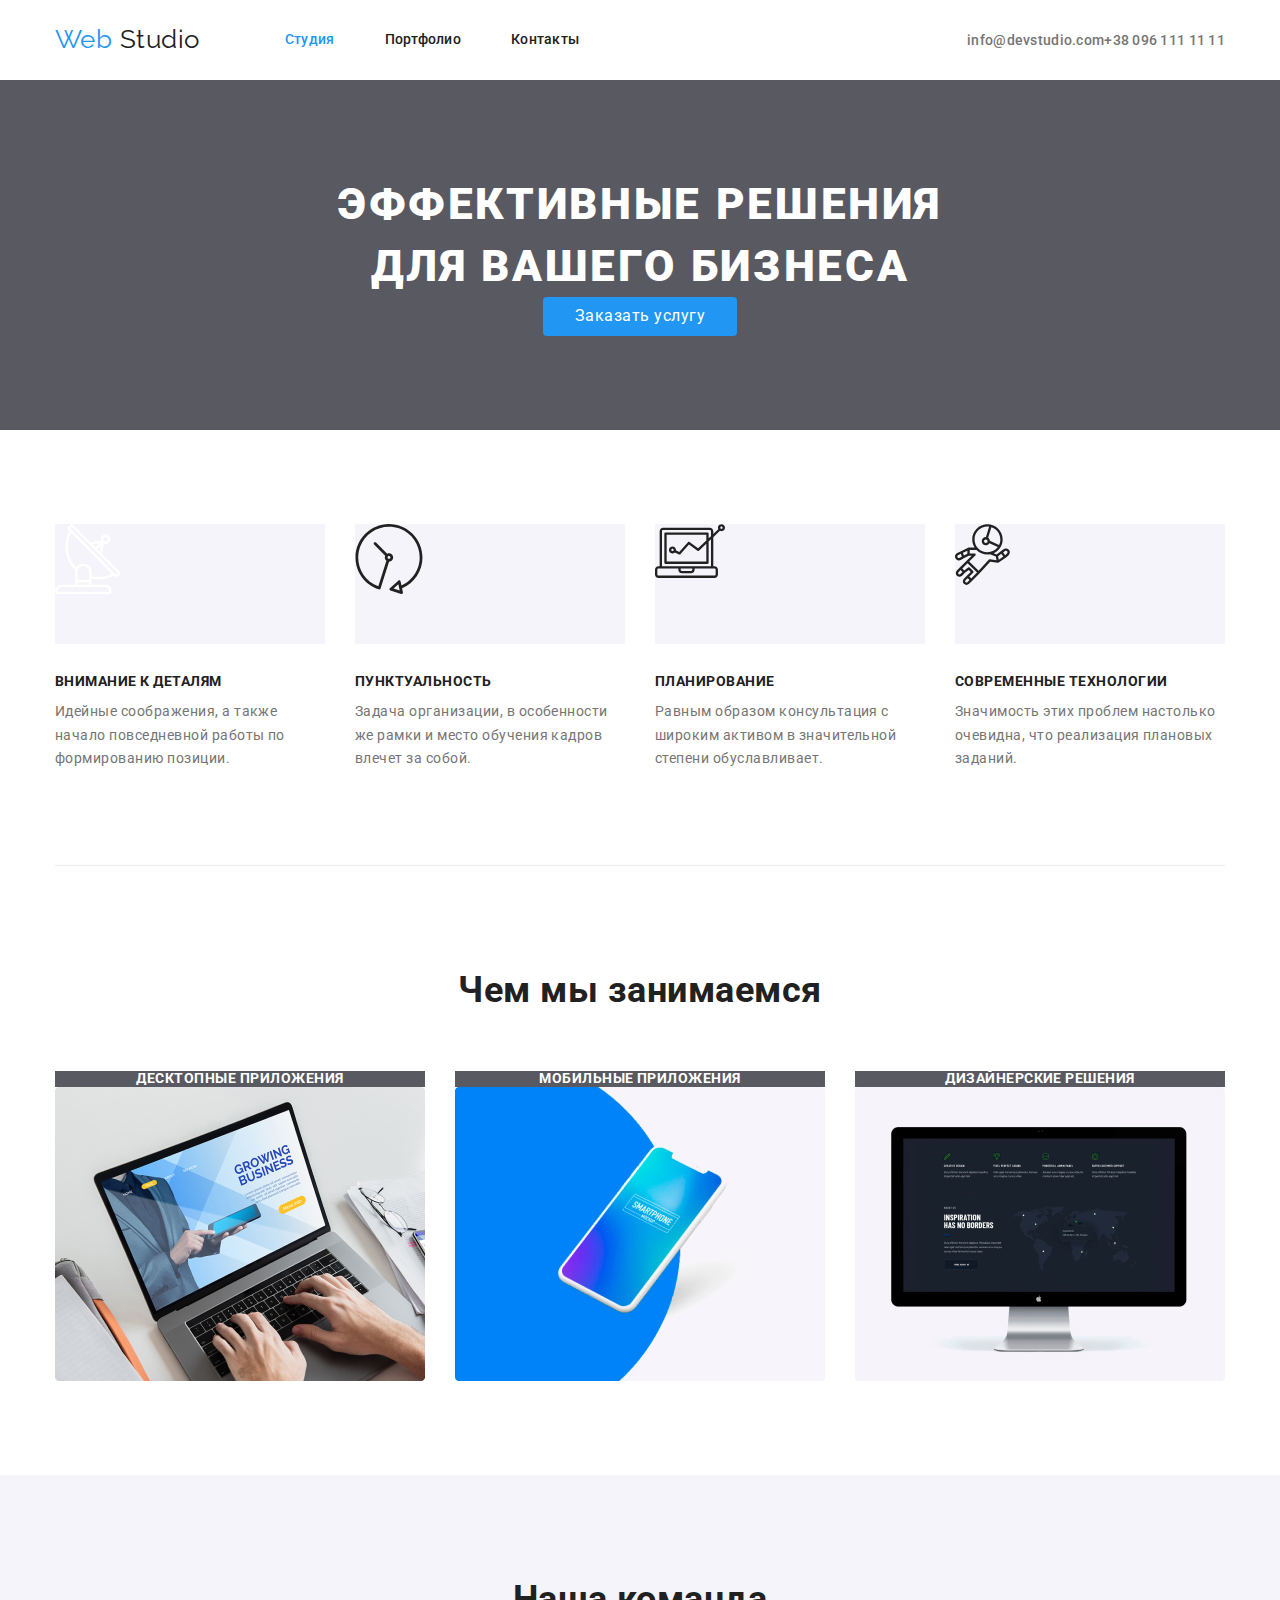
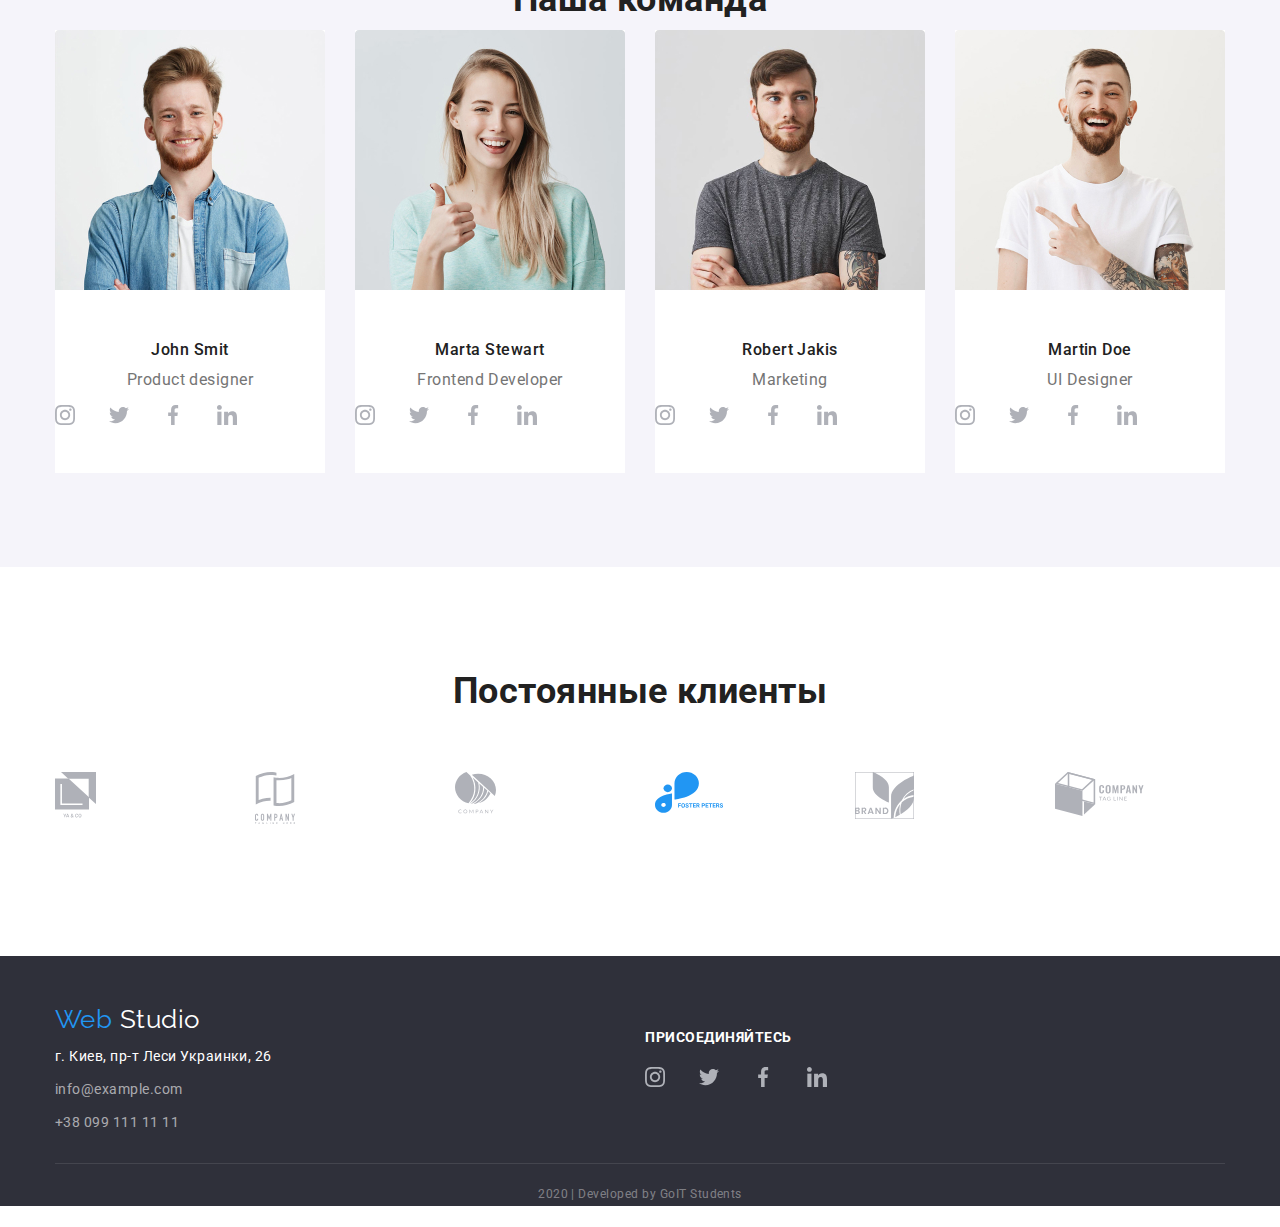
<file: index.html>
<!DOCTYPE html>
<html lang="en">
<head>
    <meta charset="UTF-8">
    <meta name="viewport" content="width=device-width, initial-scale=1.0">
    <title>Web Studio v.1</title>
    
    <link rel="stylesheet" href="https://fonts.googleapis.com/css2?family=Raleway:wght@700&family=Roboto:wght@400;500;700;900&display=swap">
    <link rel="stylesheet" href="https://cdnjs.cloudflare.com/ajax/libs/modern-normalize/0.6.0/modern-normalize.min.css">
    <link rel="stylesheet" href="./css/styles.css">
</head>
<body>

    <!-- HEADER HEADER HEADER HEADER HEADER HEADER HEADER HEADER  -->
    <header> 

        <div class="flex-container section">
            <nav class="nav-container">            
                <a href="/" class="logo">Web <span class="header-logo"> Studio</span></a>
                <ul class="site-nav">
                    <li><a href="/" class="current">Студия</a></li>
                    <li><a href="./portfolio.html" class="site-nav-link">Портфолио</a></li>
                    <li><a href="" class="site-nav-link">Контакты</a></li>
                </ul>
            </nav>
            <ul class="contacts">
                <li>
                    <a href="mailto:info@devstudio.com" class="contacts-link">
                        <!-- <img src="./images/mail-icon.svg" alt="Mail icon" width="16" height="11"> -->
                        info@devstudio.com
                    </a>
                </li>
                <li>
                    <a href="tel:+380961111111" class="contacts-link">
                    <!-- <img src="./images/tel-icon.svg" alt="Telephone icon" width="10" height="15"> -->
                    +38 096 111 11 11
                    </a>
                </li>
            </ul>
        </div>
        
    </header>

    <div class="section-hero">
        <section class="section">
            <h1 class="hero-text">эффективные решения <br> для вашего бизнеса</h1>
            <a href="" class="button">Заказать услугу</a>
        </section>
    </div>

    <main>
        <div class="principles-section">
            <section class="section"> <!--Идейные принципы Идейные принципы Идейные принципы Идейные принципы -->
        
            <h2 class="hidden_header">Политика партии</h2>

            <ul class="principles">
                <li>
                    
                    <div class="principles-link"><a href=""><img src="./images/plate.svg" alt="satellite dish" 
                        width="66" height="70"></a>
                    </div>      
                    <h3>Внимание к деталям</h3>          
                    <p>Идейные соображения, а также начало повседневной 
                    работы по формированию позиции.</p>
                </li>
                <li>
                    <div class="principles-link">
                    <a href=""><img src="./images/watches.svg" alt="watches" width="68" height="70"></a>
                    </div>
                    <h3>Пунктуальность</h3>
                    <p>Задача организации, в особенности же рамки и
                    место обучения кадров влечет за собой.</p>
                </li>
                <li>
                    <div class="principles-link">
                    <a href=""><img src="./images/comp.svg" alt="computer" width="70" height="54"></a>
                    </div>
                    <h3>Планирование</h3>
                    <p>Равным образом консультация с широким активом 
                    в значительной степени обуславливает.</p>
                </li>
                <li>
                    <div class="principles-link">
                    <a href=""><img src="./images/cosmonaut.svg" alt="cosmonaut" width="55" height="61"></a>
                    </div>
                    <h3>Современные технологии</h3>
                    <p>Значимость этих проблем настолько очевидна, 
                    что реализация плановых заданий.</p>
                </li>
                
            </ul>
            
        
        
            </section>
        </div>
    <section class="section"> <!--Чем мы занимаемся Чем мы занимаемся Чем мы занимаемся Чем мы занимаемся -->
        <h2 class="title">Чем мы занимаемся</h2>
        <ul class="activities">
            <li>
                <h3>Десктопные приложения</h3>
                <a href="">
                    <img src="./images/desktop.jpg" alt="Desktop" width="370" height="294">
                </a>
            </li>
            <li>
                <h3>Мобильные приложения</h3>
                <a href="">
                    <img src="./images/mobile.jpg" alt="Phone" width="370" height="294">
                </a>
            </li>
            <li>
                <h3>Дизайнерские решения</h3>
                <a href="">
                    <img src="./images/design.jpg" alt="Design" width="370" height="294">
                </a>
            </li>
        </ul>
    </section>

    <div class="our-team">
        <section class="section"> <!--Наша команда Наша команда Наша команда Наша команда Наша команда -->
            <h2 class="title">Наша команда</h2>
            <ul>
                <li class="team-card">
                    
                    <img src="./images/john.jpg" alt="John Smit photo" width="270" height="260">
                    <h3 class="name">John Smit</h3>
                    <p class="profession">Product designer</p>
                    <ul class="social-links">
                        <li><a href="" aria-label="Instagram link"><img src="./images/instagram2.svg" alt="Instagram" width="20" height="20"></a></li>
                        <li><a href="" aria-label="Twitter link"><img src="./images/twitter1.svg" alt="Twitter" width="20" height="20"></a></li>
                        <li><a href="" aria-label="Facebook link"><img src="./images/facebook1.svg" alt="Facebook" width="20" height="20"></a></li>
                        <li><a href="" aria-label="LinkedIn link"><img src="./images/linkedin1.svg" alt="LinkedIn" width="20" height="20"></a></li>
                    </ul>
                </li>
                <li class="team-card">
                    
                    <img src="./images/marta.jpg" alt="Marta Stewart photo" width="270" height="260">
                    <h3 class="name">Marta Stewart</h3>
                    <p class="profession">Frontend Developer</p>
                    <ul class="social-links">
                        <li><a href="" aria-label="Instagram link"><img src="./images/instagram2.svg" alt="Instagram" width="20" height="20"></a></li>
                        <li><a href="" aria-label="Twitter link"><img src="./images/twitter1.svg" alt="Twitter" width="20" height="20"></a></li>
                        <li><a href="" aria-label="Facebook link"><img src="./images/facebook1.svg" alt="Facebook" width="20" height="20"></a></li>
                        <li><a href="" aria-label="LinkedIn link"><img src="./images/linkedin1.svg" alt="LinkedIn" width="20" height="20"></a></li>
                    </ul>
                </li>
                <li class="team-card">
                    
                    <img src="./images/robert.jpg" alt="Robert Jakis photo" width="270" height="260">
                    <h3 class="name">Robert Jakis</h3>
                    <p class="profession">Marketing</p>
                    <ul class="social-links">
                        <li><a href="" aria-label="Instagram link"><img src="./images/instagram2.svg" alt="Instagram" width="20" height="20"></a></li>
                        <li><a href="" aria-label="Twitter link"><img src="./images/twitter1.svg" alt="Twitter" width="20" height="20"></a></li>
                        <li><a href="" aria-label="Facebook link"><img src="./images/facebook1.svg" alt="Facebook" width="20" height="20"></a></li>
                        <li><a href="" aria-label="LinkedIn link"><img src="./images/linkedin1.svg" alt="LinkedIn" width="20" height="20"></a></li>
                    </ul>
                </li>
                <li class="team-card">
                    
                    <img src="./images/martin.jpg" alt="Martin Doe photo" width="270" height="260">
                    <h3 class="name">Martin Doe</h3>
                    <p class="profession">UI Designer</p>
                    <ul class="social-links">
                        <li><a href="" aria-label="Instagram link"><img src="./images/instagram2.svg" alt="Instagram" width="20" height="20"></a></li>
                        <li><a href="" aria-label="Twitter link"><img src="./images/twitter1.svg" alt="Twitter" width="20" height="20"></a></li>
                        <li><a href="" aria-label="Facebook link"><img src="./images/facebook1.svg" alt="Facebook" width="20" height="20"></a></li>
                        <li><a href="" aria-label="LinkedIn link"><img src="./images/linkedin1.svg" alt="LinkedIn" width="20" height="20"></a></li>
                    </ul>
                </li>
            </ul>
        </section>
    </div>
    
    <section class="clients section"> <!--Постоянные клиенты Постоянные клиенты Постоянные клиенты Постоянные клиенты -->
        <h2 class="title">Постоянные клиенты</h2>
        <ul>
            <li><a href=""><img src="./images/logo1.svg" alt="Logo1" width="45" height="48"></a></li>
            <li><a href=""><img src="./images/logo2.svg" alt="Logo2" width="40" height="52"></a></li>
            <li><a href=""><img src="./images/logo3.svg" alt="Logo3" width="41" height="42"></a></li>
            <li><a href=""><img src="./images/logo4.svg" alt="Logo4" width="82" height="41"></a></li>
            <li><a href=""><img src="./images/logo5.svg" alt="Logo5" width="59" height="47"></a></li>
            <li><a href=""><img src="./images/logo6.svg" alt="Logo6" width="89" height="45"></a></li>
        </ul>
    </section>
    </main>

    <footer class="page-footer">
        <div class="section">
            <div>
                <a href="/" class="logo">Web <span class="footer-logo"> Studio</span></a>
                <address class="address">
                г. Киев, пр-т Леси Украинки, 26
                <a href="mailto:info@example.com">info@example.com</a>
                <a href="tel:+380991111111">+38 099 111 11 11</a>
                </address>
            </div>
            
            <div class="join_us">
                <b>Присоединяйтесь</b>
                <ul class="social-links">
                    <li><a href="" aria-label="Instagram link"><img src="./images/instagram2.svg" alt="Instagram" width="20" height="20"></a></li>
                    <li><a href="" aria-label="Twitter link"><img src="./images/twitter1.svg" alt="Twitter" width="20" height="20"></a></li>
                    <li><a href="" aria-label="Facebook link"><img src="./images/facebook1.svg" alt="Facebook" width="20" height="20"></a></li>
                    <li><a href="" aria-label="LinkedIn link"><img src="./images/linkedin1.svg" alt="LinkedIn" width="20" height="20"></a></li>
                </ul>
            </div>

            <div><!--Заготовка для формы подписки Заготовка для формы подписки Заготовка для формы подписки -->

            </div>
        </div>
        
        

        <p class="copyright">2020 | Developed by GoIT Students </p>
    </footer>

    
</body>
</html>
</file>
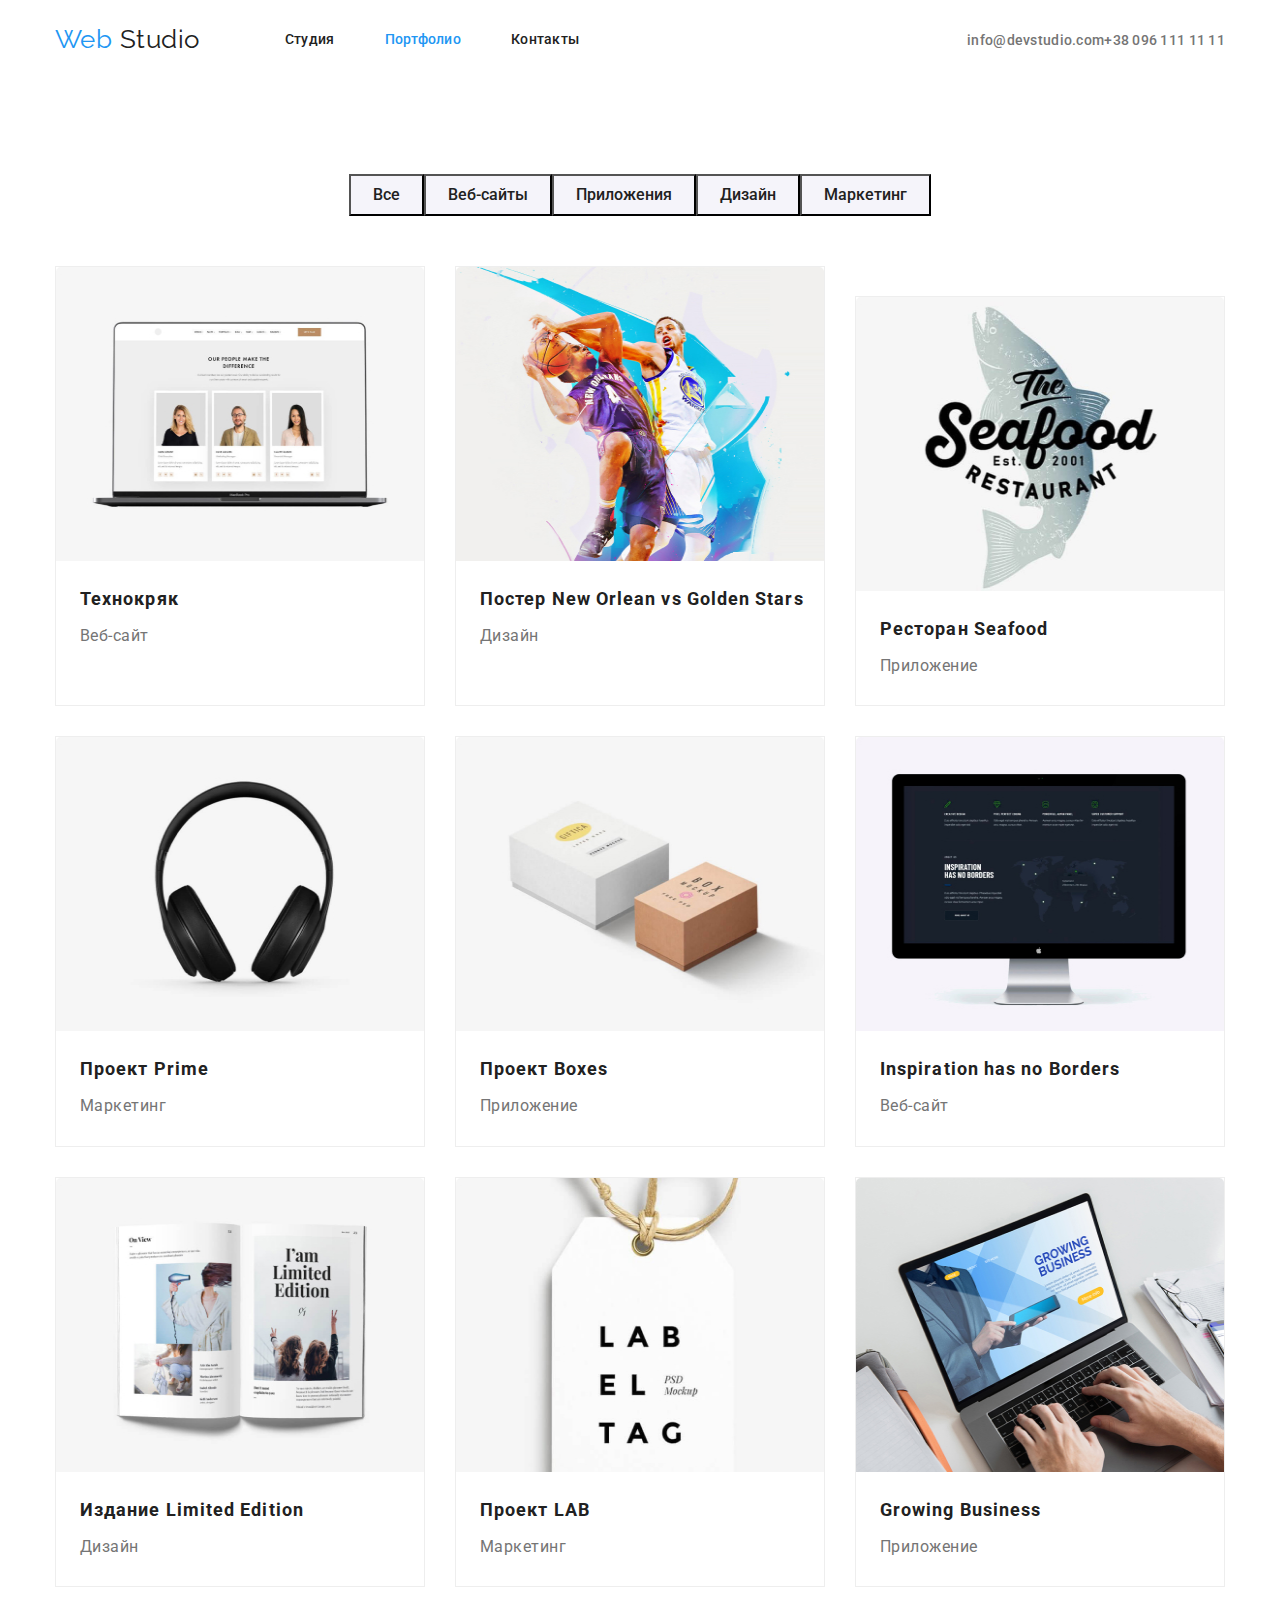
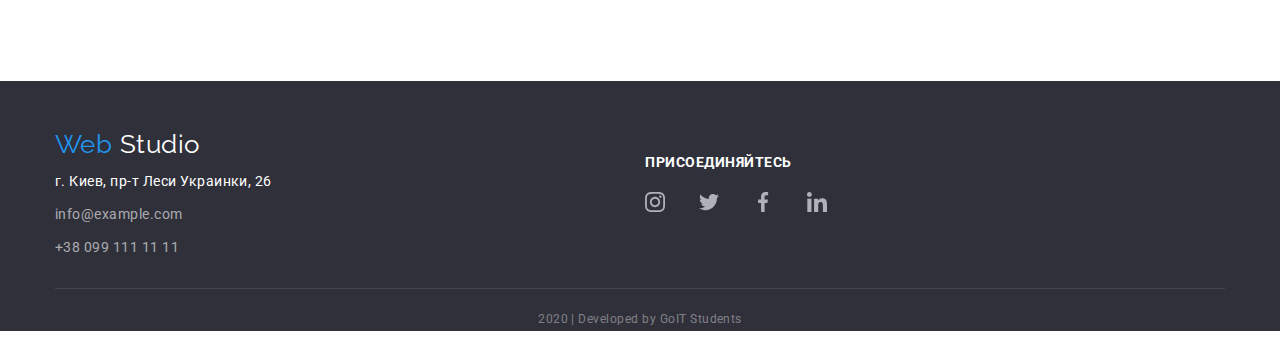
<file: portfolio.html>
<!DOCTYPE html>
<html lang="en">
  <head>
    <meta charset="UTF-8" />
    <meta name="viewport" content="width=device-width, initial-scale=1.0" />
    <title>Portfolio</title>
    <link rel="stylesheet" href="https://fonts.googleapis.com/css2?family=Raleway:wght@700&family=Roboto:wght@400;500;700;900&display=swap">
    <link rel="stylesheet" href="https://cdnjs.cloudflare.com/ajax/libs/modern-normalize/0.6.0/modern-normalize.min.css">
    <link rel="stylesheet" href="./css/styles.css">
  </head>
  <body>
    
    <header> 

      <div class="section flex-container">
          <nav class="nav-container">            
              <a href="/" class="logo">Web <span class="header-logo"> Studio</span></a>
              <ul class="site-nav">
                  <li><a href="./index.html" class="site-nav-link">Студия</a></li>
                  <li><a href="/" class="current">Портфолио</a></li>
                  <li><a href="" class="site-nav-link">Контакты</a></li>
              </ul>
          </nav>
          <ul class="contacts">
              <li>
                  <a href="mailto:info@devstudio.com" class="contacts-link">
                      <!-- <img src="./images/mail-icon.svg" alt="Mail icon" width="16" height="11"> -->
                      info@devstudio.com
                  </a>
              </li>
              <li>
                  <a href="tel:+380961111111" class="contacts-link">
                  <!-- <img src="./images/tel-icon.svg" alt="Telephone icon" width="10" height="15"> -->
                  +38 096 111 11 11
                  </a>
              </li>
          </ul>
      </div>
      
    </header>

    <main>
      <div class="portfolio-main">
        <section class="section">
          <h1 class="hidden_header">Портфолио проектов</h1>
          <ul class="filter-box"> <!--Кнопки фильтра проектов-->
            <li><button type="button" class="filter">Все</button></li>
            <li><button type="button" class="filter">Веб-сайты</button></li>
            <li><button type="button" class="filter">Приложения</button></li>
            <li><button type="button" class="filter">Дизайн</button></li>
            <li><button type="button" class="filter">Маркетинг</button></li>
          </ul>
          <ul class="portfolio"> <!--Список проектов-->
            <li>
              <a href="">
                <img src="./images/technocrack.jpg" alt="Технокряк" height="294" width="368"/> 
                <h2>Технокряк</h2>
                <p class="description">Веб-сайт</p>
                <p class="detailed-description"> 
                  Технокряк это современная площадка распространения коронавируса.
                  Компании используют эту платформу для цифрового шпионажа и атак
                  на защищённые сервера конкурентов.
                </p>
              </a>
            </li>
            <li>
              <a href="">
                <img src="./images/golden-stars.jpg" alt="New Orlean vs Golden Stars" height="294" width="368"/> 
                <h2>Постер New Orlean vs Golden Stars</h2>
                <p class="description">Дизайн</p>
                <p class="detailed-description">
                  Технокряк это современная площадка распространения коронавируса.
                  Компании используют эту платформу для цифрового шпионажа и атак
                  на защищённые сервера конкурентов.
                </p>
              </a>
            </li>
            <li>
              <a href="">
                <img src="./images/seafood.jpg" alt="Restaurant logo" height="294" width="368"/> 
                <h2>Ресторан Seafood</h2>
                <p  class="description">Приложение</p>
                <p class="detailed-description">
                  Технокряк это современная площадка распространения коронавируса.
                  Компании используют эту платформу для цифрового шпионажа и атак
                  на защищённые сервера конкурентов.
                </p>
              </a>
            </li>
            <li>
              <a href="">
                <img src="./images/project-prime.jpg" alt="Project Prime logo" height="294" width="368"/> 
                <h2>Проект Prime</h2>
                <p class="description">Маркетинг</p>
                <p class="detailed-description">
                  Технокряк это современная площадка распространения коронавируса.
                  Компании используют эту платформу для цифрового шпионажа и атак
                  на защищённые сервера конкурентов.
                </p>
              </a>
            </li>
            <li>
              <a href="">
                <img src="./images/project-boxes.jpg" alt="Project Boxes logo" height="294" width="368"/> 
                <h2>Проект Boxes</h2>
                <p class="description">Приложение</p>
                <p class="detailed-description">
                  Технокряк это современная площадка распространения коронавируса.
                  Компании используют эту платформу для цифрового шпионажа и атак
                  на защищённые сервера конкурентов.
                </p>
              </a>
            </li>
            <li>
              <a href="">
                <img src="./images/inspiration.jpg" alt="Monitor" height="294" width="368"/> 
                <h2>Inspiration has no Borders</h2>
                <p class="description">Веб-сайт</p>
                <p class="detailed-description">
                  Технокряк это современная площадка распространения коронавируса.
                  Компании используют эту платформу для цифрового шпионажа и атак
                  на защищённые сервера конкурентов.
                </p>
              </a>
            </li>
            <li>
              <a href="">
                <img src="./images/limited-edition.jpg" alt="Journal photo" height="294" width="368"/> 
                <h2>Издание Limited Edition</h2>
                <p class="description">Дизайн</p>
                <p class="detailed-description">
                  Технокряк это современная площадка распространения коронавируса.
                  Компании используют эту платформу для цифрового шпионажа и атак
                  на защищённые сервера конкурентов.
                </p>
              </a>
            </li>
            <li>
              <a href="">
                <img src="./images/project-lab.jpg" alt="Lab el tag" height="294" width="368"/> 
                <h2>Проект LAB</h2>
                <p class="description">Маркетинг</p>
                <p class="detailed-description">
                  Технокряк это современная площадка распространения коронавируса.
                  Компании используют эту платформу для цифрового шпионажа и атак
                  на защищённые сервера конкурентов.
                </p>
              </a>
            </li>
            <li>
              <a href="">
                <img src="./images/growing-business.jpg" alt="Laptop" height="294" width="368"/> 
                <h2>Growing Business</h2>
                <p class="description">Приложение</p>
                <p class="detailed-description">
                  Технокряк это современная площадка распространения коронавируса.
                  Компании используют эту платформу для цифрового шпионажа и атак
                  на защищённые сервера конкурентов.
                </p>
              </a>
            </li>
          </ul>
        </section>
      </div>
      
    </main>

    <footer class="page-footer">
      <div class="section">
          <div>
              <a href="/" class="logo">Web <span class="footer-logo"> Studio</span></a>
              <address class="address">
              г. Киев, пр-т Леси Украинки, 26
              <a href="mailto:info@example.com">info@example.com</a>
              <a href="tel:+380991111111">+38 099 111 11 11</a>
              </address>
          </div>
          
          <div class="join_us">
              <b>Присоединяйтесь</b>
              <ul class="social-links">
                  <li><a href="" aria-label="Instagram link"><img src="./images/instagram2.svg" alt="Instagram" width="20" height="20"></a></li>
                  <li><a href="" aria-label="Twitter link"><img src="./images/twitter1.svg" alt="Twitter" width="20" height="20"></a></li>
                  <li><a href="" aria-label="Facebook link"><img src="./images/facebook1.svg" alt="Facebook" width="20" height="20"></a></li>
                  <li><a href="" aria-label="LinkedIn link"><img src="./images/linkedin1.svg" alt="LinkedIn" width="20" height="20"></a></li>
              </ul>
          </div>

          <div><!--Заготовка для формы подписки Заготовка для формы подписки Заготовка для формы подписки -->

          </div>
      </div>
      
      

      <p class="copyright">2020 | Developed by GoIT Students </p>
  </footer>
  </body>
</html>
</file>
<file: css/styles.css>
:root {

    --main-text-color: #757575;
    --title-text-color: #212121;
    --accent-color: #2196F3;
    --white-color: #ffffff;
    --footer-background-color: #2F303A;
    --button-background-color: #F5F4FA;
}

body {
    background-color: #fff;
    color: var(--main-text-color);
    font-family: 'Roboto', sans-serif;
    letter-spacing: 0.03em;
}

a {
    text-decoration: none;
}

ul {
    list-style-type: none;
    margin: 0;
    padding: 0;
}

h1, h2, h3, p {
    margin: 0;
}

img {
    display: block;
}

/* Containers */

.section {
    width: 1200px;
    margin-right: auto;
    margin-left: auto;
    padding-right: 15px;
    padding-left: 15px;
    padding-top: 94px;
    padding-bottom: 94px;

}

.flex-container {
    display: flex;
    align-items: center;
}

.flex-container.section {
    padding-top: 0;
    padding-bottom: 0;
}

/* LOGO */
.logo {
    font-family: 'Raleway', sans-serif;
    color: var(--accent-color);
    font-size: 26px;
    line-height: 1.2;

    margin-top: 24px;
    margin-bottom: 25px;
}

.logo > .header-logo {
    color: var(--title-text-color);
}

.logo > .footer-logo {
    color: var(--white-color)
}

/* Navigation */
.nav-container {
    display: flex;
    align-items: center;
}

.site-nav {
    display: flex;
    margin-left: 85px;

    font-weight: 500;
    font-size: 14px;
    line-height: 1.14;
    letter-spacing: 0.02em;
    color: var(--title-text-color);
}

.site-nav li + li {
    margin-left: 50px;
}

.site-nav-link {
    color: var(--title-text-color)
}

.site-nav-link:hover, .site-nav-link:focus {
    color: var(--accent-color);
}

.site-nav .current {
    color: var(--accent-color);
}

/* Contacts */
.contacts {
    display: flex;
    margin-left: auto;
}
.contacts-link {
    font-weight: 500;
    font-size: 14px;
    line-height: 1.14;
    letter-spacing: 0.02em;
    color: var(--main-text-color)
}

.contacts-link + .contacts-link {
    margin-left: 50px;
}

.contacts-link:hover,
.contacts-link:focus {
    color: var(--accent-color);
}

/* Hero */
.section-hero {
    background-color: rgba(47, 48, 58, 0.8);
    text-align: center;
}

.hero-text {
    
    font-weight: 900;
    font-size: 44px;
    line-height: 1.4;
    text-align: center;
    letter-spacing: 0.06em;
    text-transform: uppercase;
    color: var(--white-color);
}

.button {
    display: inline-block;
    padding-left: 32px;
    padding-right: 32px;
    padding-top: 10px;
    padding-bottom: 10px;
    border-radius: 4px;
    text-align: center;

    background-color: var(--accent-color);
    color: var(--white-color);
    
}

.hidden_header {
    display: none;
}

/* Общая стилизация заголовков h2 */
 .section .title {
    font-weight: 700;
    font-size: 36px;
    line-height: 1.7;
    text-align: center;
    color: var(--title-text-color);

 }

/* Идейные принципы */

.principles-section section {
    
    border-bottom: 1px solid #ECECEC;
    padding-right: 0;
    padding-left: 0;
    width: 1170px;
}

/* .grey-line {
    border-bottom: 1px solid #ECECEC;
    width: 1170px;
    margin-right: auto;
    margin-left: auto;
    margin-top: auto;
} */

.principles h3 {
    color: var(--title-text-color);
    font-size: 14px;
    line-height: 1.14;
    text-transform: uppercase;

    margin-top: 30px;
}

.principles p {
    font-size: 14px;
    line-height: 1.7;

    margin-top: 10px;
    display: inline-block;
}

.principles {
    display: flex;
}

.principles li + li {
    margin-left: 30px;
}

.principles-link {
    width: 270px;
    height: 120px;
    text-align: center;

    background-color: #F5F4FA;
}

/* Чем мы занимаемся */
.activities {
    display: flex;
    margin-top: 50px;
    margin-right: auto;
    margin-left: auto;
}

.activities li + li {
    margin-left: 30px;
}

.activities h3 {
    font-size: 14px;
    line-height: 1.14;
    text-align: center;
    text-transform: uppercase;
    background-color: rgba(47, 48, 58, 0.8);
    color: var(--white-color);
}

/* Наша команда */

.our-team {
    background-color: #F5F4FA;
    text-align: center;
}

.our-team ul {
    display: flex;
}

.team-card + .team-card {
    margin-left: 30px;
}

.team-card {
    background-color: var(--white-color);
}

.name {
    font-weight: 500;
    font-size: 16px;
    line-height: 1.2;
    
    color: var(--title-text-color);

    margin-top: 50px;
}

.profession {
    font-size: 16px;
    line-height: 1.2;
    
    margin-top: 10px;
}

.team-card .social-links {
    margin-top: 16px;
    margin-bottom: 24px;
}

.social-links {
    margin-right: auto;
    margin-left: auto;
    
    display: flex;
}

.social-links a {
    display: inline-block;
}

.social-links li {
    display: flex;
    width: 44px;
    height: 44px;
}

.social-links li+li {
    margin-left: 10px;
}


/* Страница Портфолио */
/* Описание радиокнопок */
.filter-box {
    display: flex;
    justify-content: center;
    
}

.filter {
    font-weight: 500;
    font-size: 16px;
    line-height: 1.6;
    text-align: center;
    color: var(--title-text-color);
    background-color: #F5F4FA;

    padding-left: 22px;
    padding-right: 22px;
    padding-top: 6px;
    padding-bottom: 6px;
}

.filter + filter {
    margin-left: 8px;
}

.filter:hover,
.filter:focus {
    color: var(--white-color);
    background-color: var(--accent-color);
}

.portfolio {
    display: flex;
    flex-wrap: wrap;
    margin-top: 50px;
    
}

.portfolio li {
    border: 1px solid #EEEEEE;
}

.portfolio h2 {

    font-weight: 700;
    font-size: 18px;
    line-height: 36px;
    letter-spacing: 0.06em;
    color: var(--title-text-color);

    display: inline-block;
    margin-left: 24px;
    margin-top: 20px;
}

.portfolio li:not(:nth-child(3n+1)) {
    margin-left: 30px;
}

.portfolio li:nth-child(n+3){
    margin-top: 30px;
}

.description {
    font-size: 16px;
    line-height: 1.9;
    color: var(--main-text-color);

    display: block;
    margin-top: 4px;
    margin-left: 24px;
    margin-bottom: 24px;
}

.detailed-description {
    color: var(--white-color);
    background-color: var(--accent-color);

    display: none;
}

/* Постоянные клиенты */

.clients ul {
    display: flex;
    margin-top: 50px;
    
}

.clients li {
    display: block;
    width: 170px;
    height: 90px;
    
}
.clients li + li {
   
    margin-left: 30px;
    
}


/* Футер */
.page-footer {
    background-color: #2F303A;
}

.address {
    color: var(--white-color);
    font-size: 14px;
    line-height: 1.7;
    font-style: normal;
    margin-top: 10px;
}

.address a {
    color: rgba(255, 255, 255, 0.6);
    display: block;
    margin-top: 9px;
}

.address a:hover,
.address a:focus {
    color: var(--accent-color);
}

.page-footer .section {
    width: 1170px;
    padding-right: 0;
    padding-left: 0;
    padding-bottom: 28px;
    padding-top: 48px;
    
    display: flex;
    align-items: center;
    justify-content: space-between;
    border-bottom: 1px solid rgba(255, 255, 255, 0.1);
}

.join_us .social-links {
    margin-top: 21px;
}

.join_us b {
    font-weight: 700;
    font-size: 14px;
    line-height: 1.14;
    text-transform: uppercase;
    color: var(--white-color);
}

.copyright {
    display: block;
    margin-top: 18px;
    margin-bottom: 21px;

    font-size: 12px;
    line-height: 2;
    text-align: center;
    color: rgba(255, 255, 255, 0.4);

}

.portfolio-main .section {

}
</file>
